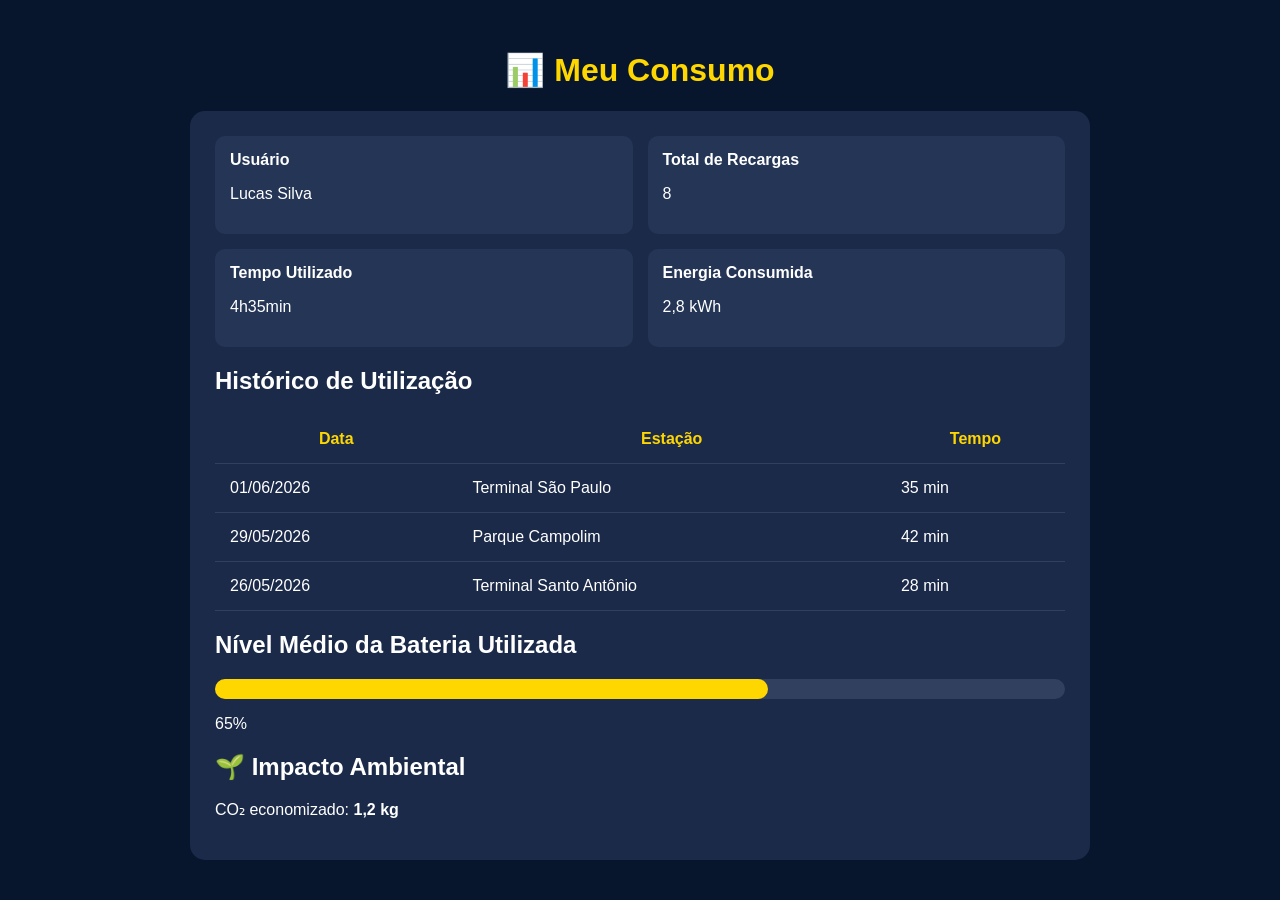
<file: templates/consumo.html>
<!DOCTYPE html>
<html lang="pt-BR">
<head>
<meta charset="UTF-8">
<meta name="viewport" content="width=device-width, initial-scale=1.0">
<title>Meu Consumo - EcoCharge</title>

<style>

body{
    font-family: Arial, sans-serif;
    background:#07152d;
    color:white;
    margin:0;
    padding:30px;
}

.container{
    max-width:900px;
    margin:auto;
}

h1{
    color:#ffd700;
    text-align:center;
}

.card{
    background:#1b2a49;
    border-radius:15px;
    padding:25px;
    margin-top:20px;
}

table{
    width:100%;
    border-collapse:collapse;
    margin-top:20px;
}

th, td{
    padding:15px;
    border-bottom:1px solid #32405f;
}

th{
    color:#ffd700;
}

.progress{
    width:100%;
    background:#32405f;
    border-radius:20px;
    margin-top:15px;
}

.progress-bar{
    width:65%;
    background:#ffd700;
    height:20px;
    border-radius:20px;
}

.stats{
    display:grid;
    grid-template-columns:repeat(2,1fr);
    gap:15px;
}

.box{
    background:#243556;
    padding:15px;
    border-radius:10px;
}

</style>
</head>

<body>

<div class="container">

<h1>📊 Meu Consumo</h1>

<div class="card">

<div class="stats">

<div class="box">
<strong>Usuário</strong>
<p>Lucas Silva</p>
</div>

<div class="box">
<strong>Total de Recargas</strong>
<p>8</p>
</div>

<div class="box">
<strong>Tempo Utilizado</strong>
<p>4h35min</p>
</div>

<div class="box">
<strong>Energia Consumida</strong>
<p>2,8 kWh</p>
</div>

</div>

<h2>Histórico de Utilização</h2>

<table>

<tr>
<th>Data</th>
<th>Estação</th>
<th>Tempo</th>
</tr>

<tr>
<td>01/06/2026</td>
<td>Terminal São Paulo</td>
<td>35 min</td>
</tr>

<tr>
<td>29/05/2026</td>
<td>Parque Campolim</td>
<td>42 min</td>
</tr>

<tr>
<td>26/05/2026</td>
<td>Terminal Santo Antônio</td>
<td>28 min</td>
</tr>

</table>

<h2>Nível Médio da Bateria Utilizada</h2>

<div class="progress">
<div class="progress-bar"></div>
</div>

<p>65%</p>

<h2>🌱 Impacto Ambiental</h2>

<p>CO₂ economizado: <strong>1,2 kg</strong></p>

</div>

</div>

</body>
</html>
</file>
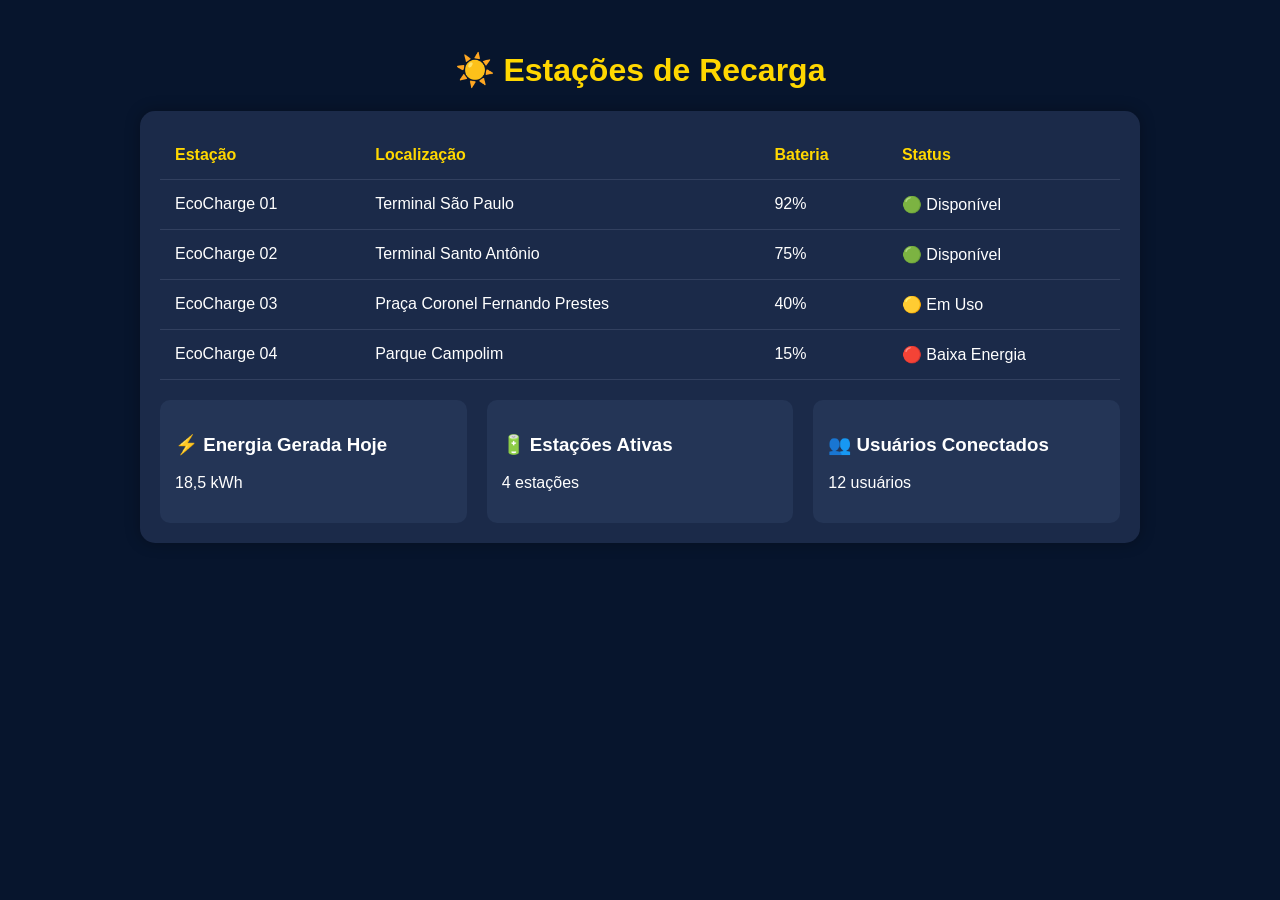
<file: templates/estaçoes.html>
<!DOCTYPE html>
<html lang="pt-BR">
<head>
<meta charset="UTF-8">
<meta name="viewport" content="width=device-width, initial-scale=1.0">
<title>Estações de Recarga - EcoCharge</title>

<style>
body{
    font-family: Arial, sans-serif;
    background:#07152d;
    color:white;
    margin:0;
    padding:30px;
}

.container{
    max-width:1000px;
    margin:auto;
}

h1{
    color:#ffd700;
    text-align:center;
}

.card{
    background:#1b2a49;
    border-radius:15px;
    padding:20px;
    margin-top:20px;
    box-shadow:0 0 15px rgba(0,0,0,.3);
}

table{
    width:100%;
    border-collapse:collapse;
}

th, td{
    padding:15px;
    text-align:left;
    border-bottom:1px solid #32405f;
}

th{
    color:#ffd700;
}

.info{
    display:flex;
    gap:20px;
    margin-top:20px;
}

.box{
    flex:1;
    background:#243556;
    padding:15px;
    border-radius:10px;
}
</style>
</head>

<body>

<div class="container">

<h1>☀️ Estações de Recarga</h1>

<div class="card">

<table>

<tr>
<th>Estação</th>
<th>Localização</th>
<th>Bateria</th>
<th>Status</th>
</tr>

<tr>
<td>EcoCharge 01</td>
<td>Terminal São Paulo</td>
<td>92%</td>
<td>🟢 Disponível</td>
</tr>

<tr>
<td>EcoCharge 02</td>
<td>Terminal Santo Antônio</td>
<td>75%</td>
<td>🟢 Disponível</td>
</tr>

<tr>
<td>EcoCharge 03</td>
<td>Praça Coronel Fernando Prestes</td>
<td>40%</td>
<td>🟡 Em Uso</td>
</tr>

<tr>
<td>EcoCharge 04</td>
<td>Parque Campolim</td>
<td>15%</td>
<td>🔴 Baixa Energia</td>
</tr>

</table>

<div class="info">

<div class="box">
<h3>⚡ Energia Gerada Hoje</h3>
<p>18,5 kWh</p>
</div>

<div class="box">
<h3>🔋 Estações Ativas</h3>
<p>4 estações</p>
</div>

<div class="box">
<h3>👥 Usuários Conectados</h3>
<p>12 usuários</p>
</div>

</div>

</div>

</div>

</body>
</html>
</file>
